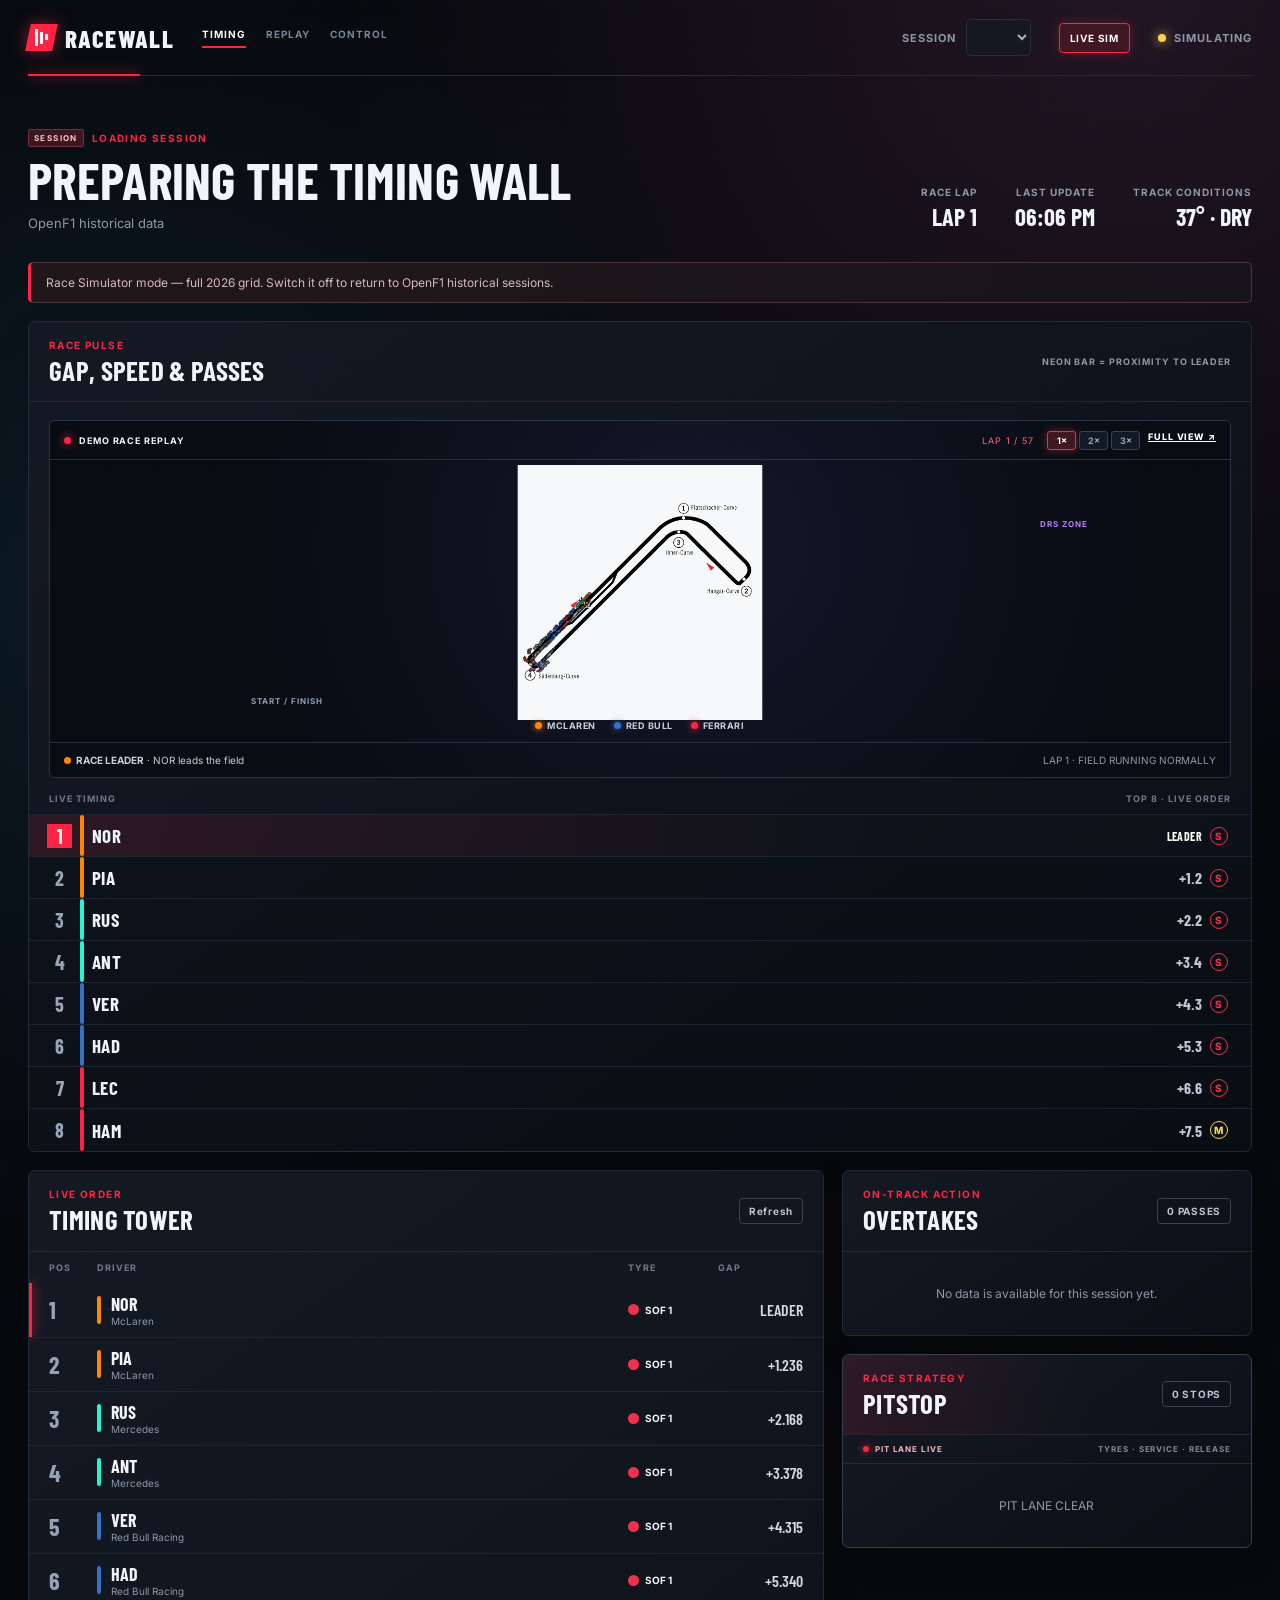
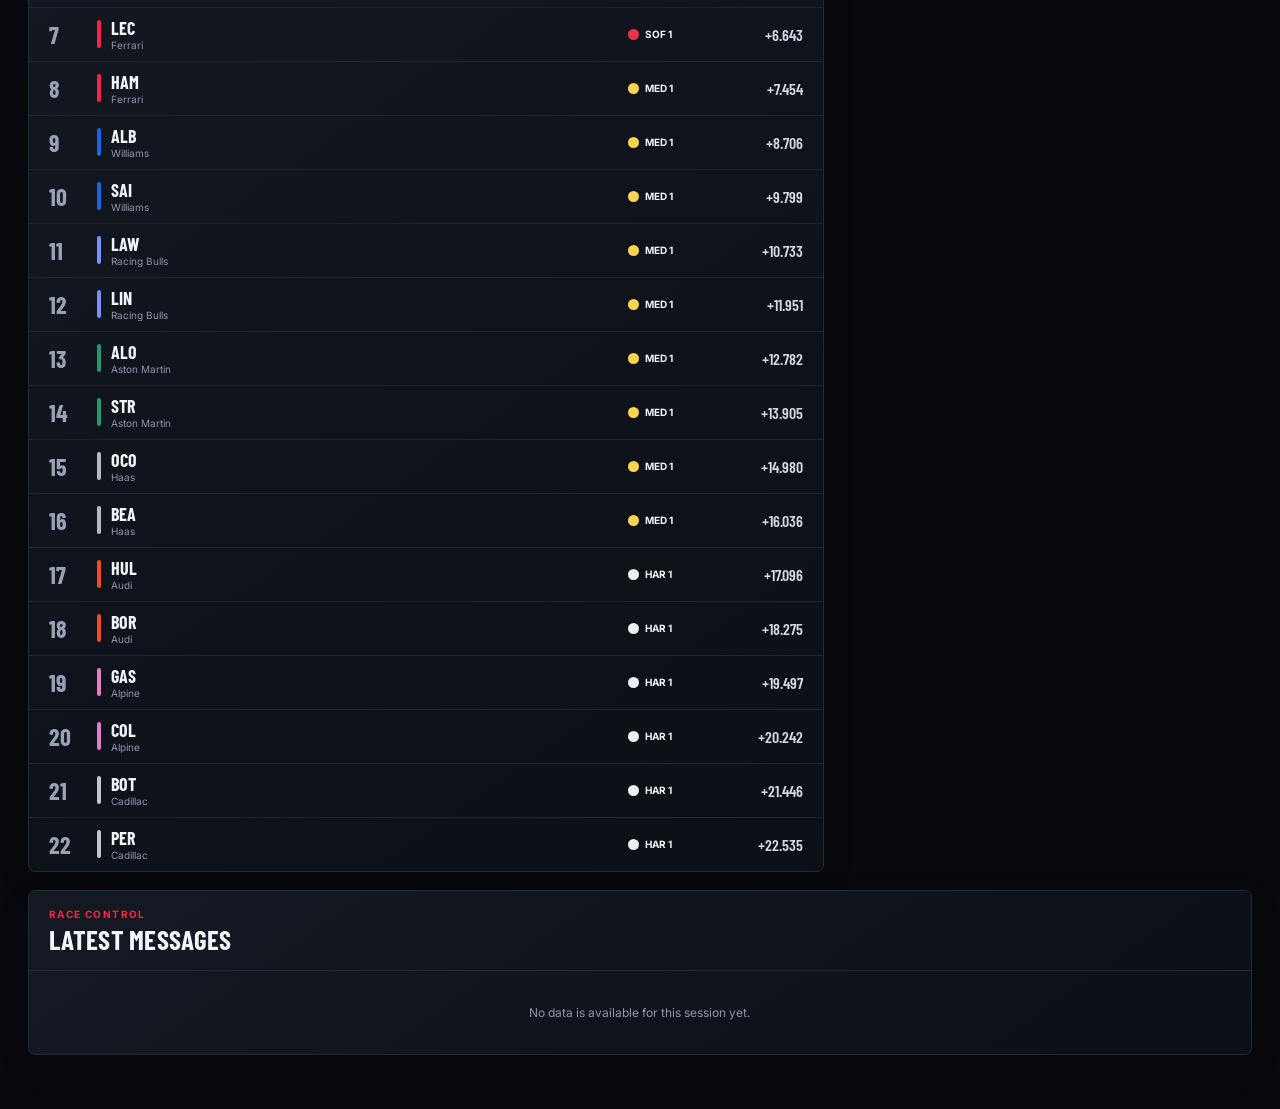
<file: index.html>
<!doctype html>
<html lang="en">
  <head>
    <meta charset="UTF-8" />
    <meta name="viewport" content="width=device-width, initial-scale=1.0" />
    <meta name="theme-color" content="#07090d" />
    <title>Racewall — F1 Dashboard</title>
    <link rel="preconnect" href="https://api.openf1.org" />
    <link rel="stylesheet" href="styles.css" />
  </head>
  <body>
    <main class="app-shell">
      <header class="topbar">
        <a class="brand" href="/" aria-label="Racewall home">
          <span class="brand-mark" aria-hidden="true"><i></i><i></i><i></i></span>
          <span>RACEWALL</span>
        </a>
        <nav class="primary-nav" aria-label="Primary navigation">
          <a class="active" href="#timing-tower">TIMING</a>
          <a href="#race-pulse">REPLAY</a>
          <a href="#race-control">CONTROL</a>
        </nav>
        <div class="session-picker">
          <label for="session-select">Session</label>
          <select id="session-select" aria-label="Choose an F1 session"></select>
        </div>
        <button class="simulator-button" id="simulator-button">RACE SIM</button>
        <div class="live-status" id="live-status">
          <span class="status-dot"></span>
          <span id="status-text">CONNECTING</span>
        </div>
      </header>

      <section class="hero" aria-labelledby="meeting-name">
        <div>
          <p class="eyebrow"><span class="live-tag">SESSION</span><span id="session-name">LOADING SESSION</span></p>
          <h1 id="meeting-name">Preparing the timing wall</h1>
          <p class="location" id="meeting-location">OpenF1 historical data</p>
        </div>
        <div class="hero-stats">
          <div><span>RACE LAP</span><strong id="race-lap">—</strong></div>
          <div><span>LAST UPDATE</span><strong id="last-update">—</strong></div>
          <div><span>TRACK CONDITIONS</span><strong id="weather-summary">—</strong></div>
        </div>
      </section>

      <section class="notice" id="data-notice">
        Historical mode — showing the latest session available from OpenF1. Live data can be connected later.
      </section>

      <section class="dashboard-grid">
        <section class="panel timing-panel">
          <div class="panel-heading">
            <div><p class="eyebrow">LIVE ORDER</p><h2>Timing tower</h2></div>
            <button class="refresh-button" id="refresh-button">Refresh</button>
          </div>
          <div class="tower-columns"><span>POS</span><span>DRIVER</span><span>TYRE</span><span>GAP</span></div>
          <div id="timing-tower" class="timing-tower" aria-live="polite"></div>
        </section>

        <aside class="right-column">
          <section class="panel overtake-panel">
            <div class="panel-heading"><div><p class="eyebrow">ON-TRACK ACTION</p><h2>Overtakes</h2></div><span class="pill" id="overtake-count">0 PASSES</span></div>
            <div id="overtakes" class="event-list"></div>
          </section>

          <section class="panel pit-panel">
            <div class="panel-heading"><div><p class="eyebrow">RACE STRATEGY</p><h2>Pitstop</h2></div><span class="pill" id="pit-count">0 STOPS</span></div>
            <div class="pitstop-strip"><span class="pitstop-live"><i></i> PIT LANE LIVE</span><span>TYRES · SERVICE · RELEASE</span></div>
            <div id="pit-stops" class="event-list"></div>
          </section>
        </aside>

        <section class="panel wide-panel pulse-panel">
          <div class="panel-heading">
            <div><p class="eyebrow">RACE PULSE</p><h2>Gap, speed & passes</h2></div>
            <p class="panel-note">NEON BAR = PROXIMITY TO LEADER</p>
          </div>
          <div class="demo-replay" aria-label="Demo position chart: McLaren takes the lead from Red Bull on lap 15, and Ferrari moves into second.">
            <div class="demo-heading"><span class="demo-live-dot"></span><strong>DEMO RACE REPLAY</strong><span id="demo-lap">LAP 13 / 18</span><div class="speed-controls" aria-label="Replay speed"><button class="speed-button active" data-speed="1">1×</button><button class="speed-button" data-speed="2">2×</button><button class="speed-button" data-speed="3">3×</button><a href="index.html?full=1" style="margin-left:5px;color:#fff;font-size:9px;font-weight:800">FULL VIEW ↗</a></div></div>
            <div class="track-stage">
              <div class="track-label start-label">START / FINISH</div>
              <div class="track-label drs-label">DRS ZONE</div>
              <svg id="demo-track" viewBox="0 0 470 490" role="img" aria-label="Animated Zeltweg Airfield circuit with cars racing and using the pit lane">
                <defs><filter id="trackGlow"><feGaussianBlur stdDeviation="2" result="blur"/><feMerge><feMergeNode in="blur"/><feMergeNode in="SourceGraphic"/></feMerge></filter></defs>
                <rect width="470" height="490" fill="#f7f8fa"/>
                <image class="track-map" href="assets/tracks/ZeltwegAirfield.png" x="0" y="0" width="470" height="490"/>
                <g transform="translate(7 66)">
                  <path id="race-route" pathLength="1000" fill="none" stroke="transparent" d="M22 297.75 C11.58 309.17 15.42 313.33 19.25 317.50 C22.15 320.65 29.28 322.45 33.25 318.50 C117.20 235.04 201.28 151.42 283.25 69.75 C286.83 66.18 294.21 62.52 302.25 62.25 C309.93 62.00 316.58 63.58 322 69 C352.50 99.50 374.07 121.80 410.75 157.25 C412.67 159.10 414.67 161.08 417.50 161.25 C419.60 161.37 421.88 159.60 429 152.50 C435.88 145.64 438.43 140.66 438 135 C437.53 128.74 435.73 125.38 429 118.75 C387.69 78.06 381.58 71.55 357 48.50 C350.57 42.47 330.11 34.52 312.25 35.75 C294.38 36.98 283.83 40.08 267 54 Z"/>
                  <path class="pit-route" d="M185.12 135.62 C179.58 143.17 177.29 152.46 174 160.25 C148.42 185.83 99.03 236.25 97.25 237 C89.63 240.20 81.50 240.58 74.50 245.50"/>
                  <g id="demo-cars"></g>
                </g>
              </svg>
              <div class="race-key"><span><b class="mclaren-dot"></b>MCLAREN</span><span><b class="redbull-dot"></b>RED BULL</span><span><b class="ferrari-dot"></b>FERRARI</span></div>
            </div>
            <div class="battle-feed" id="demo-commentary"><span><b class="redbull-dot"></b>Red Bull leads the field into Lap 13</span><span class="demo-speed">WATCH THE CARS MOVE</span></div>
          </div>
          <div class="pulse-legend"><span>LIVE TIMING</span><span>TOP 8 · LIVE ORDER</span></div>
          <div id="race-pulse" class="race-pulse" aria-live="polite"></div>
        </section>

        <section class="panel wide-panel">
          <div class="panel-heading"><div><p class="eyebrow">RACE CONTROL</p><h2>Latest messages</h2></div></div>
          <div id="race-control" class="control-list"></div>
        </section>
      </section>
    </main>
    <div class="driver-modal" id="driver-modal" hidden>
      <div class="driver-modal-backdrop" data-close-driver-modal></div>
      <section class="driver-card" role="dialog" aria-modal="true" aria-labelledby="driver-modal-name">
        <button class="driver-modal-close" type="button" aria-label="Close driver details" data-close-driver-modal>×</button>
        <div class="driver-car-side" id="driver-car-side"></div>
        <div class="driver-info-side">
          <p class="eyebrow">DRIVER TELEMETRY <span class="live-tag">CURRENT</span></p>
          <h2 id="driver-modal-name">DRIVER</h2>
          <p class="driver-modal-team" id="driver-modal-team">TEAM</p>
          <div class="driver-position-summary"><span id="driver-modal-position">P—</span><small id="driver-modal-movement">GRID P—</small></div>
          <div class="driver-spec-grid" id="driver-modal-specs"></div>
          <div class="driver-modal-footer" id="driver-modal-footer">Session information updates with the timing feed.</div>
        </div>
      </section>
    </div>
    <template id="empty-state"><p class="empty-state">No data is available for this session yet.</p></template>
    <script src="app.js"></script>
  </body>
</html>
</file>
<file: styles.css>
@import url('https://fonts.googleapis.com/css2?family=Barlow+Condensed:ital,wght@0,500;0,600;0,700;0,800;1,700&family=Inter:wght@400;500;600;700&display=swap');

:root { --bg:#07090d; --panel:#10141b; --line:#222a35; --soft:#8c98a8; --text:#f1f5f9; --red:#ff2443; --green:#3ee68b; --yellow:#ffd052; }
* { box-sizing:border-box; }
html { scroll-behavior:smooth; }
body { margin:0; min-height:100vh; background:radial-gradient(circle at 88% 0%,#211523 0,transparent 27%),radial-gradient(circle at 10% 22%,#0d1b26 0,transparent 27%),var(--bg); color:var(--text); font-family:Inter,system-ui,sans-serif; }
body::before { content:''; position:fixed; inset:0; pointer-events:none; opacity:.16; background-image:linear-gradient(rgba(111,137,162,.14) 1px,transparent 1px),linear-gradient(90deg,rgba(111,137,162,.14) 1px,transparent 1px); background-size:52px 52px; mask-image:linear-gradient(to bottom,black,transparent 70%); }
button,select { font:inherit; }
.app-shell { max-width:1400px; margin:0 auto; padding:0 28px 54px; }
.full-mode .topbar,.full-mode .hero,.full-mode .notice,.full-mode .timing-panel,.full-mode .right-column,.full-mode .wide-panel:not(.pulse-panel){display:none}.full-mode .app-shell{max-width:none;padding:0 24px}.full-mode .dashboard-grid{display:block}.full-mode .pulse-panel{height:calc(100vh - 40px);margin-top:20px;display:grid;grid-template-columns:minmax(0,1fr) 340px;grid-template-rows:76px 32px minmax(0,1fr)}.full-mode .pulse-panel>.panel-heading{grid-column:1/-1;grid-row:1}.full-mode .pulse-panel>.demo-replay{grid-column:1;grid-row:2/4;margin:18px 0 18px 20px;display:grid;grid-template-rows:39px minmax(0,1fr) auto}.full-mode .pulse-panel>.demo-replay .track-stage{min-height:0;display:flex;flex-direction:column;justify-content:center}.full-mode .pulse-panel>.demo-replay .track-stage svg{height:min(70vh,calc(100vh - 205px));flex:1}.full-mode .pulse-panel>.pulse-legend{grid-column:2;grid-row:2;height:32px;padding:0 18px;display:block;border-left:1px solid var(--line);font-size:0}.full-mode .pulse-panel>.pulse-legend::after{content:'DRIVER STANDINGS';font-size:10px;letter-spacing:1px;color:#6f7b8c}.full-mode .pulse-panel>.race-pulse{grid-column:2;grid-row:3;overflow-y:auto;border-left:1px solid var(--line);padding-bottom:12px}.full-mode .pulse-panel .pulse-row{grid-template-columns:minmax(125px,1fr) 70px;gap:12px;padding:0 18px;min-height:58px}.full-mode .pulse-panel .pulse-row .neon-track,.full-mode .pulse-panel .pulse-row .pulse-value.muted,.full-mode .pulse-panel .pulse-row .passes-column{display:none}.full-mode .pulse-panel .pulse-driver strong{font-size:20px}.full-mode .pulse-panel .pulse-driver small{font-size:10px}.full-mode .pulse-panel .pulse-value{justify-self:end;font-size:18px}.full-mode .pulse-panel .race-key{padding-top:6px}
.topbar { height:76px; display:flex; align-items:center; border-bottom:1px solid var(--line); gap:28px; position:relative; }
.topbar::after { content:''; position:absolute; bottom:-1px; left:0; width:112px; height:2px; background:var(--red); box-shadow:0 0 14px var(--red); }
.brand { display:flex; align-items:center; gap:10px; text-decoration:none; color:var(--text); font-family:'Barlow Condensed'; font-size:25px; font-weight:800; letter-spacing:1.4px; }
.brand-mark { background:var(--red); width:27px; height:27px; transform:skew(-12deg); display:flex; align-items:center; justify-content:center; gap:2px; padding:5px; box-shadow:0 0 16px #7c1e31; }.brand-mark i { display:block; height:100%; width:3px; background:#fff; transform:skew(12deg); }.brand-mark i:nth-child(2){height:68%}.brand-mark i:nth-child(3){height:38%}
.primary-nav { display:flex; gap:20px; }.primary-nav a { color:#788598; font-size:10px; font-weight:700; letter-spacing:1px; text-decoration:none; transition:color .2s ease; }.primary-nav a:hover,.primary-nav a.active { color:#fff; }.primary-nav a.active::after { content:''; display:block; height:2px; background:var(--red); margin-top:6px; }
@media(max-width:800px) { .primary-nav { display:none; } }
.session-picker { margin-left:auto; display:flex; align-items:center; gap:10px; color:var(--soft); font-size:11px; font-weight:700; letter-spacing:1px; text-transform:uppercase; }
.session-picker select { max-width:290px; background:#151b24; color:var(--text); border:1px solid #303a49; padding:9px 32px 9px 11px; border-radius:5px; font-size:12px; }
.simulator-button { border:1px solid #394454; border-radius:4px; padding:8px 10px; color:#b9c4d1; background:transparent; font-size:10px; letter-spacing:.8px; font-weight:700; cursor:pointer; }.simulator-button:hover,.simulator-button.active { color:#fff; background:#401823; border-color:var(--red); box-shadow:0 0 12px #5e1c2b; }
.live-status { display:flex; align-items:center; gap:8px; font-size:11px; letter-spacing:1.1px; font-weight:700; color:var(--soft); }
.status-dot { width:8px; height:8px; background:var(--yellow); border-radius:50%; box-shadow:0 0 12px var(--yellow); }
.hero { padding:53px 0 31px; display:flex; justify-content:space-between; align-items:end; }
.eyebrow { margin:0 0 8px; font-size:10px; line-height:1; letter-spacing:1.4px; font-weight:700; color:var(--red); display:flex; align-items:center; gap:8px; }
.live-tag { padding:4px 5px; color:#ffc7d0; border:1px solid #763140; background:#3c1720; border-radius:2px; font-size:8px; }
h1,h2 { font-family:'Barlow Condensed',sans-serif; text-transform:uppercase; margin:0; line-height:.94; letter-spacing:.3px; } h1 { font-size:52px; } h2 { font-size:27px; }
.location { margin:11px 0 0; color:var(--soft); font-size:13px; }
.hero-stats { display:flex; gap:38px; text-align:right; } .hero-stats div { display:grid; gap:4px; } .hero-stats span { color:var(--soft); font-size:10px; letter-spacing:1px; font-weight:700; } .hero-stats strong { font-family:'Barlow Condensed'; font-size:24px; }
.notice { border:1px solid #49353a; border-left:3px solid var(--red); background:linear-gradient(90deg,#21171b,#17151b); padding:12px 15px; color:#d5b9bf; border-radius:5px; font-size:12px; margin-bottom:18px; }
.dashboard-grid { display:grid; grid-template-columns:minmax(540px,1.65fr) minmax(310px,.85fr); gap:18px; }
.panel { background:linear-gradient(145deg,rgba(20,26,36,.98),rgba(11,15,22,.98)); border:1px solid var(--line); border-radius:7px; overflow:hidden; box-shadow:0 12px 32px rgba(0,0,0,.12); }.panel:hover { border-color:#344051; }
.timing-panel { grid-row:span 2; } .wide-panel { grid-column:1/-1; } .pulse-panel { order:-1; }
.right-column { display:grid; gap:18px; }
.panel-heading { min-height:76px; padding:18px 20px; display:flex; justify-content:space-between; align-items:center; border-bottom:1px solid var(--line); }
.refresh-button,.pill { border:1px solid #394454; border-radius:4px; color:#b9c4d1; background:transparent; padding:6px 9px; font-size:10px; letter-spacing:.7px; font-weight:700; } .refresh-button { cursor:pointer; } .refresh-button:hover { color:var(--text); border-color:var(--red); }
.tower-columns,.timing-row { display:grid; grid-template-columns:48px minmax(180px,1fr) 90px 85px; align-items:center; }
.tower-columns { height:31px; padding:0 20px; color:#6f7b8c; font-size:9px; font-weight:700; letter-spacing:1px; }
.timing-row { min-height:54px; padding:0 20px; border-top:1px solid #1d2530; position:relative; transition:background .18s ease; cursor:pointer; } .timing-row:hover,.timing-row:focus-visible { background:rgba(255,255,255,.055); outline:none; }.timing-row:focus-visible { box-shadow:inset 0 0 0 1px var(--red); }.timing-row:first-child { border-top:0; } .timing-row.leader::before { content:''; position:absolute; background:var(--red); width:3px; height:100%; left:0; box-shadow:0 0 12px var(--red); }
.position { font-family:'Barlow Condensed'; font-weight:700; font-size:24px; color:#97a3b4; }.driver { display:flex; align-items:center; gap:10px; min-width:0; }.team-mark { width:4px; height:28px; border-radius:2px; }.driver-name { font-family:'Barlow Condensed'; font-weight:700; font-size:18px; white-space:nowrap; overflow:hidden; text-overflow:ellipsis; }.team-name { font-size:10px; color:var(--soft); white-space:nowrap; overflow:hidden; text-overflow:ellipsis; }.tyre { display:flex; align-items:center; gap:6px; font-size:10px; font-weight:700; }.tyre-dot { width:11px; height:11px; border-radius:50%; }.gap { text-align:right; color:#d2d9e3; font-family:'Barlow Condensed'; font-size:16px; font-weight:600; }
.weather-grid { display:grid; grid-template-columns:repeat(2,1fr); }.weather-item { padding:16px 20px; border-top:1px solid var(--line); }.weather-item:nth-child(odd) { border-right:1px solid var(--line); }.weather-item span { display:block; color:var(--soft); font-size:9px; font-weight:700; letter-spacing:.7px; margin-bottom:5px; }.weather-item strong { font-family:'Barlow Condensed'; font-size:24px; }.weather-icon { font-size:23px; }
.event-list { padding:0 20px; }.event { display:flex; align-items:center; gap:11px; min-height:49px; border-top:1px solid var(--line); font-size:12px; }.event:first-child { border-top:0; }.event strong { font-family:'Barlow Condensed'; font-size:17px; }.event small { color:var(--soft); margin-left:auto; text-align:right; }.event-badge { min-width:28px; text-align:center; padding:5px 4px; font-size:9px; font-weight:700; color:#b6c0cd; background:#1c2430; border-radius:3px; }.two-columns { display:grid; grid-template-columns:1fr 1fr; gap:0 28px; }.two-columns .event:nth-child(2) { border-top:0; }
.pit-panel { border-color:#39404b; }.pit-panel .panel-heading { border-bottom:0; background:linear-gradient(90deg,rgba(255,36,67,.11),transparent 60%); }.pitstop-strip { display:flex; justify-content:space-between; align-items:center; padding:9px 20px; border-top:1px solid #2c2430; border-bottom:1px solid var(--line); color:#7f8b9b; font-size:8px; font-weight:700; letter-spacing:.9px; }.pitstop-live { color:#ffb5c1; display:flex; align-items:center; gap:6px; }.pitstop-live i { width:6px; height:6px; background:var(--red); border-radius:50%; box-shadow:0 0 8px var(--red); animation:pulse 1s infinite alternate; }.pit-panel .event-badge { color:#ffb7c2; background:#321b24; border:1px solid #5a2733; }.pit-panel .event { min-height:53px; }
.track-map { opacity:1; }
.zeltrack .track-shadow { fill:none; stroke:#405064; stroke-width:15; opacity:.2; }.zeltrack .race-route { stroke:#667589; stroke-width:8; opacity:.26; }.zeltrack .track-centre { stroke:#fff; opacity:.35; }.zeltrack .pit-route { stroke:#d9e0e7; stroke-width:12; opacity:.65; }.zeltrack .pit-centre { stroke:#ff5168; opacity:.7; }
.pit-route,.pit-centre,.pit-box,.pit-label { display:none; }
.track-stage svg { height:390px; }
.pit-route { fill:none; stroke:#263242; stroke-width:17; }.pit-centre { fill:none; stroke:#ff6578; stroke-width:1; stroke-dasharray:4 4; opacity:.7; }.pit-box { fill:#291820; stroke:#ff5168; stroke-width:1; opacity:.9; }.pit-label { fill:#ff9baa; font:700 8px Inter,sans-serif; letter-spacing:1px; }
.control-list { padding:0 20px; }.control { display:grid; grid-template-columns:74px 1fr 75px; gap:13px; align-items:center; min-height:48px; border-top:1px solid var(--line); font-size:12px; }.control:first-child { border-top:0; }.flag { font-size:9px; font-weight:700; letter-spacing:.7px; color:var(--yellow); }.control time { color:var(--soft); font-size:10px; text-align:right; }.empty-state { color:var(--soft); padding:22px 0; text-align:center; font-size:12px; }
.panel-note { margin:0; color:var(--soft); font-size:9px; letter-spacing:.9px; font-weight:700; }.pulse-legend { height:32px; padding:0 20px; display:flex; align-items:center; justify-content:space-between; color:#6f7b8c; font-size:9px; font-weight:700; letter-spacing:1px; }.race-pulse { border-top:1px solid #1d2530; }.mini-timing-row { display:grid; grid-template-columns:25px 4px minmax(0,1fr) 66px 23px; align-items:center; column-gap:8px; min-height:42px; padding:0 18px; border-bottom:1px solid #1d2530; background:rgba(8,12,18,.34); }.mini-timing-row:last-child { border-bottom:0; }.mini-timing-row.mini-leader { background:linear-gradient(90deg,rgba(255,36,67,.12),transparent 70%); }.mini-position { color:#98a6b8; font-family:'Barlow Condensed'; font-size:20px; font-weight:700; text-align:center; }.mini-leader .mini-position { color:#fff; background:var(--red); margin:-1px 0; }.mini-team { align-self:stretch; border-radius:2px; }.mini-timing-row strong { min-width:0; color:#edf4fb; font-family:'Barlow Condensed'; font-size:19px; letter-spacing:.3px; }.mini-gap { color:#bdc8d6; font-family:'Barlow Condensed'; font-size:16px; font-weight:700; text-align:right; }.mini-leader .mini-gap { color:#fff; font-size:12px; letter-spacing:.4px; }.mini-tyre { width:18px; height:18px; display:grid; place-items:center; border:1px solid currentColor; border-radius:50%; font-size:10px; font-weight:800; }
.demo-replay { margin:18px 20px 4px; border:1px solid #283544; background:radial-gradient(circle at 55% 35%,#161629,#080c13 65%); border-radius:5px; overflow:hidden; }.demo-heading { height:39px; display:flex; align-items:center; gap:8px; padding:0 14px; border-bottom:1px solid #26303e; font-size:9px; letter-spacing:.9px; color:var(--soft); }.demo-heading strong { color:var(--text); }.demo-heading > #demo-lap { margin-left:auto; color:#ff6578; }.demo-live-dot { width:7px; height:7px; border-radius:50%; background:var(--red); box-shadow:0 0 10px var(--red); animation:pulse 1s infinite alternate; }.speed-controls { display:flex; gap:3px; margin-left:5px; }.speed-button { min-width:29px; border:1px solid #354154; border-radius:3px; padding:3px 4px; color:#98a6b8; background:#121a25; font-size:9px; font-weight:700; cursor:pointer; }.speed-button:hover,.speed-button.active { color:#fff; border-color:#ff2443; background:#401823; box-shadow:0 0 8px #69202e; }.track-stage { position:relative; padding:5px 14px 0; }.track-stage svg { width:100%; height:255px; display:block; }.track-shadow { fill:#121a25; stroke:#1c2735; stroke-width:31; }.race-route { fill:none; stroke:#283546; stroke-width:23; filter:url(#trackGlow); }.track-centre { fill:none; stroke:#657186; stroke-width:1.5; stroke-dasharray:5 9; opacity:.75; }.start-line { stroke:#f4f7fb; stroke-width:6; }.track-label { position:absolute; font-size:8px; letter-spacing:1px; font-weight:700; color:#92a1b6; }.start-label { left:17%; bottom:36px; }.drs-label { right:12%; top:59px; color:#b681ff; }.demo-car { transform-box:fill-box; transform-origin:center; }.demo-car rect { stroke:#fff; stroke-width:.8; }.demo-car circle { fill:#0a0d12; }.redbull-car rect { fill:#3671c6; filter:drop-shadow(0 0 5px #3671c6); }.mclaren-car rect { fill:#ff8700; filter:drop-shadow(0 0 5px #ff8700); }.ferrari-car rect { fill:#ff2443; filter:drop-shadow(0 0 5px #ff2443); }.race-key { display:flex; justify-content:center; gap:18px; padding:0 0 11px; color:#c8d0db; font-size:9px; font-weight:700; letter-spacing:.5px; }.race-key b,.battle-feed b { width:7px; height:7px; display:inline-block; border-radius:50%; margin-right:5px; }.mclaren-dot { background:#ff8700; box-shadow:0 0 7px #ff8700; }.redbull-dot { background:#3671c6; box-shadow:0 0 7px #3671c6; }.ferrari-dot { background:#ff2443; box-shadow:0 0 7px #ff2443; }.battle-feed { display:flex; gap:22px; flex-wrap:wrap; border-top:1px solid #26303e; padding:11px 14px; color:#c6d0dc; font-size:10px; }.demo-speed { color:var(--soft); margin-left:auto; } @keyframes pulse { to { opacity:.35; transform:scale(.8); } }
.modal-open { overflow:hidden; }
.driver-modal[hidden] { display:none; }
.driver-modal { position:fixed; z-index:20; inset:0; display:grid; place-items:center; padding:24px; }
.driver-modal-backdrop { position:absolute; inset:0; background:rgba(2,5,10,.78); backdrop-filter:blur(8px); }
.driver-card { position:relative; z-index:1; width:min(900px,100%); min-height:450px; display:grid; grid-template-columns:minmax(300px,.92fr) minmax(360px,1.08fr); overflow:hidden; border:1px solid #3a4658; border-radius:9px; background:#0d121a; box-shadow:0 28px 90px rgba(0,0,0,.65); }
.driver-car-side { position:relative; display:grid; place-items:center; overflow:hidden; padding:60px 28px; background:radial-gradient(circle at 45% 42%,color-mix(in srgb,var(--team-colour) 35%,transparent),transparent 52%),linear-gradient(145deg,#1a2230,#080c12); }
.driver-car-side::before { content:''; position:absolute; inset:0; opacity:.22; background:repeating-linear-gradient(-35deg,transparent 0 17px,var(--team-colour) 18px 20px,transparent 21px 43px); }
.driver-car-side img { position:relative; width:min(100%,380px); filter:drop-shadow(0 18px 18px rgba(0,0,0,.62)); transform:rotate(-4deg); }
.driver-car-number { position:absolute; top:21px; left:24px; color:var(--team-colour); font-family:'Barlow Condensed'; font-weight:800; font-size:88px; line-height:.7; opacity:.9; }
.driver-car-placeholder { position:relative; color:var(--team-colour); font-family:'Barlow Condensed'; font-size:42px; font-weight:800; }
.driver-info-side { padding:43px 36px 28px; background:linear-gradient(145deg,#141b26,#0c1118); }
.driver-info-side .eyebrow { margin-bottom:11px; }.driver-info-side h2 { font-size:43px; }
.driver-modal-team { margin:8px 0 21px; color:var(--soft); font-size:12px; font-weight:700; letter-spacing:.9px; text-transform:uppercase; }
.driver-position-summary { display:flex; align-items:baseline; gap:13px; padding:13px 0 17px; border-top:1px solid #2a3442; border-bottom:1px solid #2a3442; }.driver-position-summary span { color:var(--red); font-family:'Barlow Condensed'; font-size:47px; font-weight:800; line-height:.8; }.driver-position-summary small { color:#b3bfce; font-size:10px; font-weight:700; letter-spacing:.7px; }
.driver-spec-grid { display:grid; grid-template-columns:1fr 1fr; margin-top:15px; border-top:1px solid #28323f; border-left:1px solid #28323f; }.driver-spec { min-height:61px; padding:10px 12px; border-right:1px solid #28323f; border-bottom:1px solid #28323f; }.driver-spec span { display:block; margin-bottom:6px; color:#7e8b9c; font-size:9px; font-weight:700; letter-spacing:.7px; text-transform:uppercase; }.driver-spec strong { color:#edf3fa; font-family:'Barlow Condensed'; font-size:18px; letter-spacing:.2px; }.driver-modal-footer { margin-top:15px; color:#6f7d8e; font-size:10px; }.driver-modal-close { position:absolute; z-index:2; top:12px; right:14px; width:32px; height:32px; border:1px solid #405065; border-radius:50%; background:#121923; color:#cbd5e1; font-size:23px; line-height:1; cursor:pointer; }.driver-modal-close:hover,.driver-modal-close:focus-visible { border-color:var(--red); color:#fff; outline:none; }
@media(max-width:800px) { .app-shell{padding:0 15px 35px}.topbar{gap:12px}.session-picker label{display:none}.session-picker select{max-width:170px}.brand{font-size:21px}.hero{padding-top:32px;align-items:start;gap:18px}.hero-stats{gap:14px;flex-direction:column}.hero-stats strong{font-size:20px}h1{font-size:38px}.dashboard-grid{grid-template-columns:1fr}.timing-panel{grid-row:auto}.wide-panel{grid-column:auto}.tower-columns,.timing-row{grid-template-columns:35px minmax(120px,1fr) 62px 62px;padding:0 12px}.two-columns{display:block}.two-columns .event:nth-child(2){border-top:1px solid var(--line)}.live-status{display:none}.panel-heading{padding:16px}.event-list,.control-list{padding:0 16px}.panel-note{display:none}.pulse-legend{display:none}.race-pulse{padding:5px 0}.pulse-row{grid-template-columns:86px minmax(70px,1fr) 49px 52px;column-gap:9px;padding:0 12px}.pulse-row .passes-column{display:none}.pulse-driver small{display:none}.pulse-value{font-size:14px}.demo-replay{margin:13px 12px 5px}.demo-speed{margin-left:0}.track-stage{padding:0 5px}.track-stage svg{height:195px}.race-key{gap:8px;font-size:8px}.start-label{bottom:32px}.drs-label{top:44px} }
@media(max-width:640px) { .driver-modal{align-items:end;padding:0}.driver-card{width:100%;max-height:92vh;min-height:0;grid-template-columns:1fr;overflow-y:auto;border-radius:10px 10px 0 0}.driver-car-side{min-height:180px;padding:36px 24px 22px}.driver-car-side img{width:260px}.driver-car-number{font-size:62px}.driver-info-side{padding:26px 20px 24px}.driver-info-side h2{font-size:35px}.driver-spec{min-height:57px;padding:9px}.driver-spec strong{font-size:16px}.driver-modal-close{top:12px;right:12px} }
.full-mode .pulse-panel>.pulse-legend::after { content:'LIVE TIMING'; }
.full-mode .pulse-panel>.race-pulse { display:block; }
.full-mode .pulse-panel .mini-timing-row { min-height:45px; grid-template-columns:22px 4px minmax(0,1fr) 56px 19px; column-gap:7px; padding:0 15px; }.full-mode .pulse-panel .mini-position{font-size:17px}.full-mode .pulse-panel .mini-timing-row strong{font-size:17px}.full-mode .pulse-panel .mini-gap{font-size:14px}.full-mode .pulse-panel .mini-leader .mini-gap{font-size:10px}.full-mode .pulse-panel .mini-tyre{width:17px;height:17px;font-size:9px}
@media(max-width:800px) { .pulse-legend{display:flex}.pulse-legend span:last-child{display:none} }
</file>
